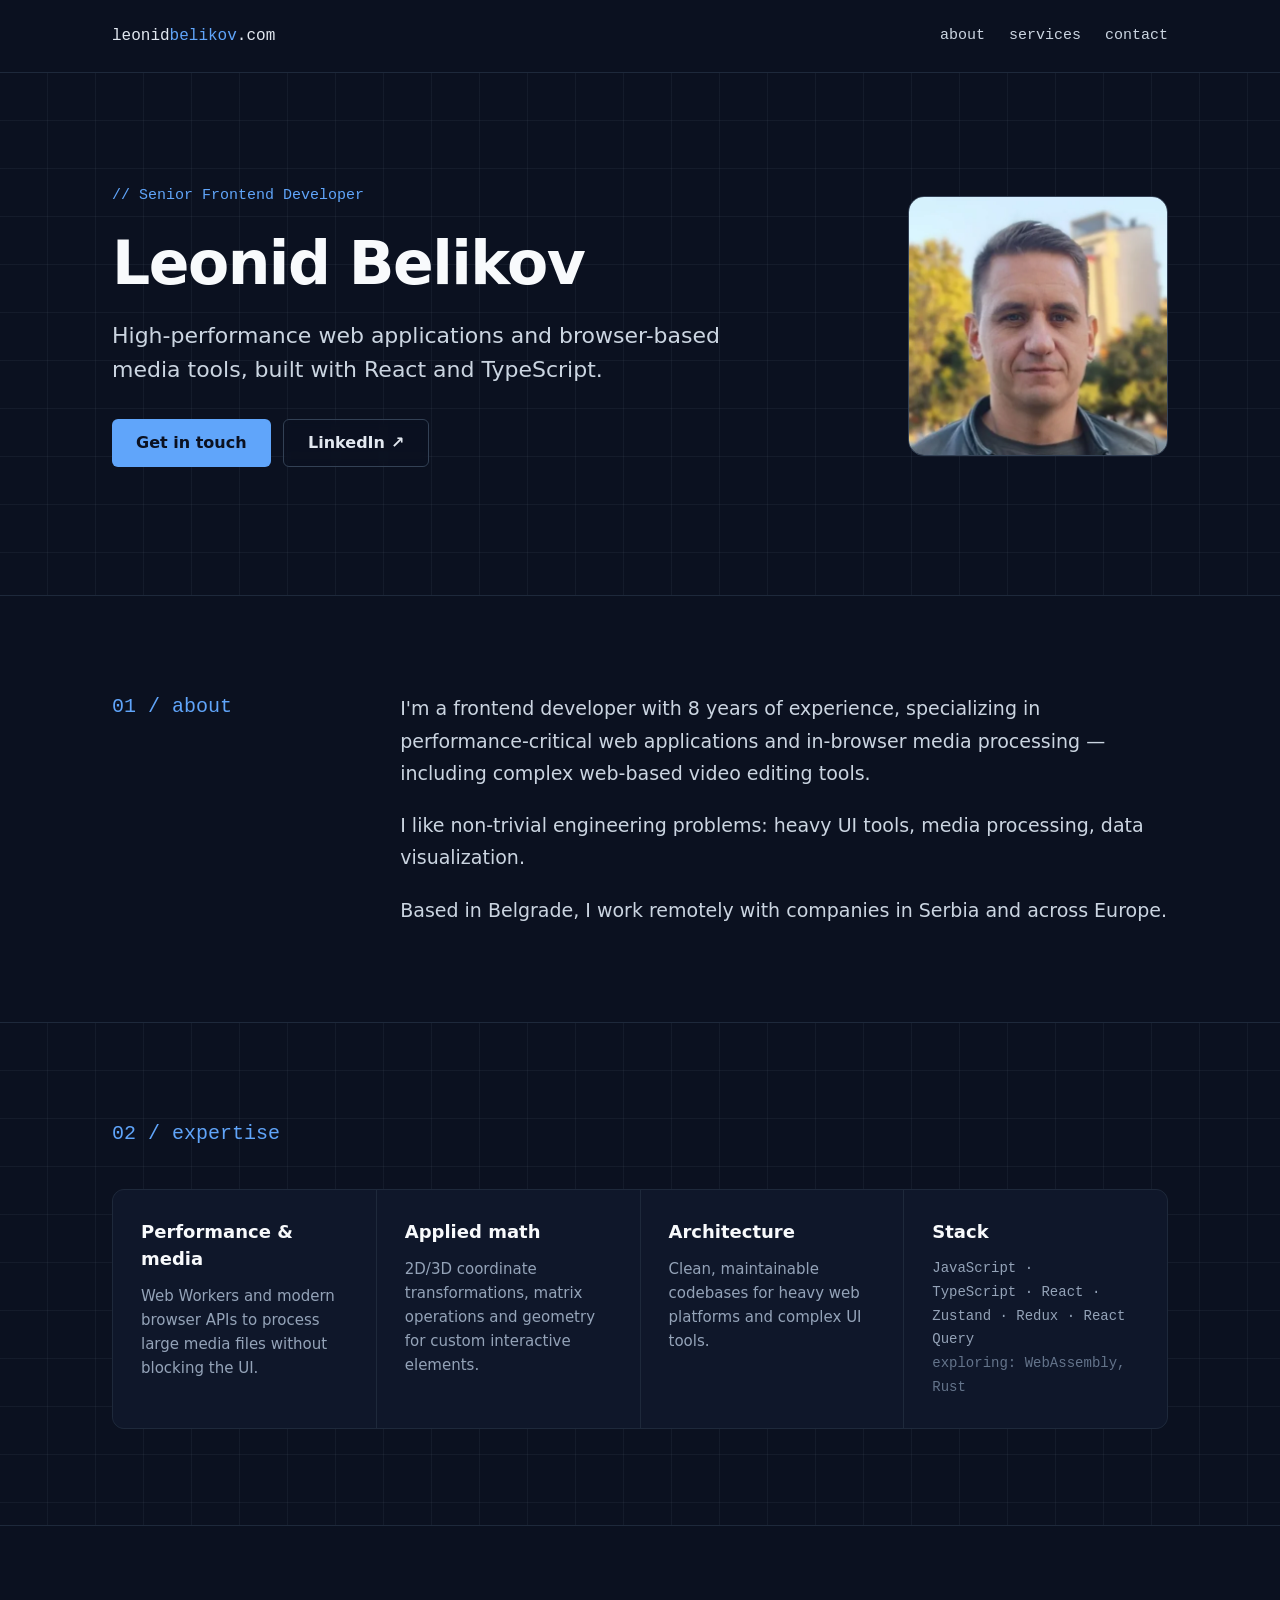
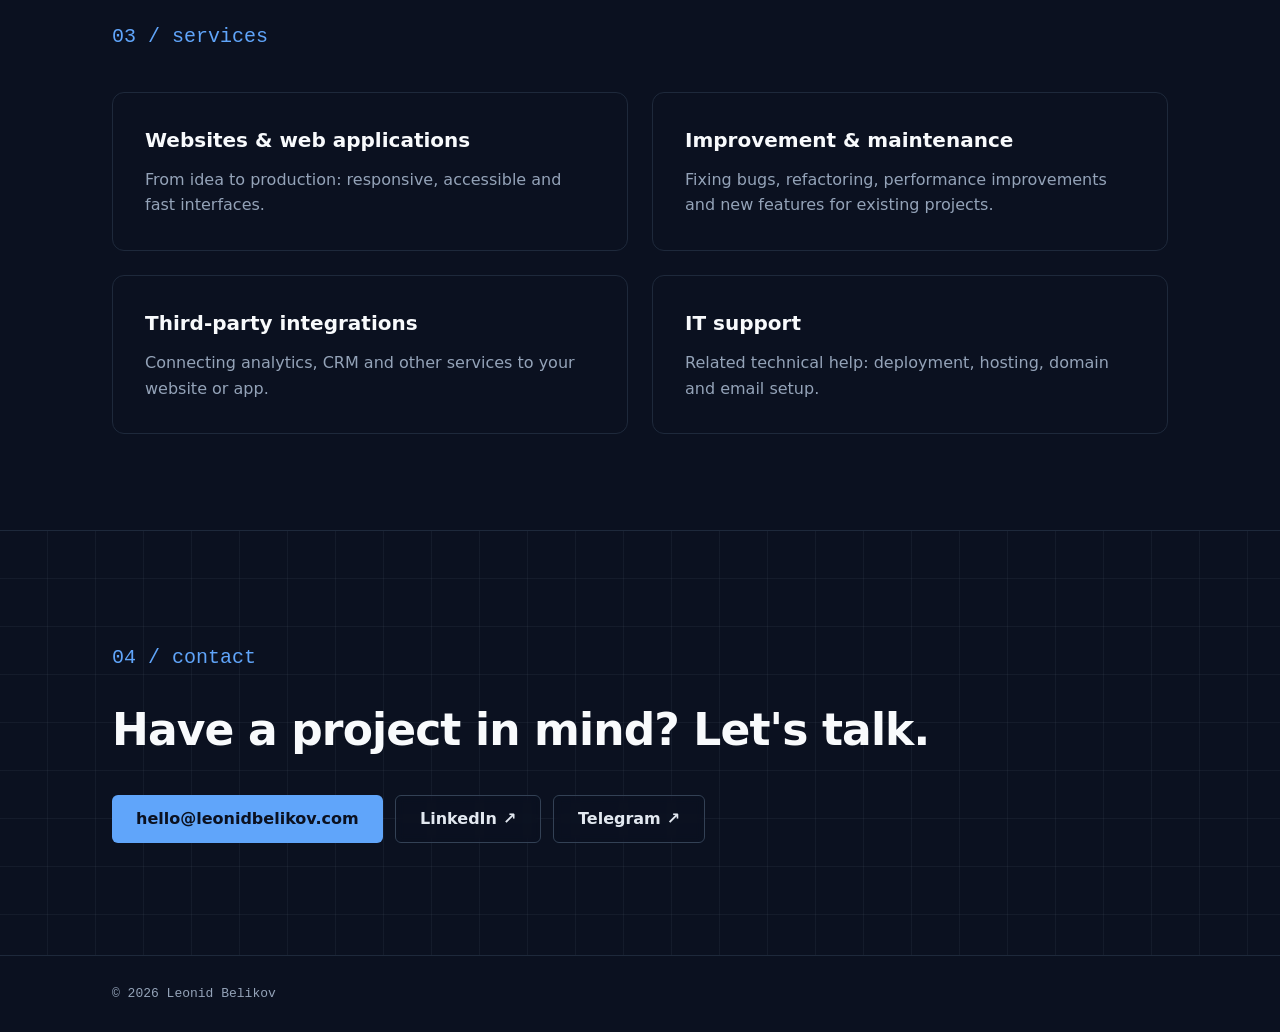
<file: index.html>
<!doctype html>
<html lang="en">
<head>
  <meta charset="utf-8">
  <meta name="viewport" content="width=device-width, initial-scale=1">
  <title>Leonid Belikov — Senior Frontend Developer</title>
  <meta name="description" content="Leonid Belikov — Senior Frontend Developer in Belgrade. High-performance web applications and browser-based media tools with React and TypeScript.">
  <link rel="canonical" href="https://leonidbelikov.com/">
  <meta name="color-scheme" content="dark">
  <meta name="theme-color" content="#0b1120">

  <meta property="og:type" content="website">
  <meta property="og:url" content="https://leonidbelikov.com/">
  <meta property="og:title" content="Leonid Belikov — Senior Frontend Developer">
  <meta property="og:description" content="High-performance web applications and browser-based media tools with React and TypeScript.">
  <meta property="og:image" content="https://leonidbelikov.com/og-image.png">
  <meta property="og:image:width" content="1200">
  <meta property="og:image:height" content="630">
  <meta name="twitter:card" content="summary_large_image">

  <link rel="icon" href="/favicon-128.png" type="image/png" sizes="128x128">
  <link rel="icon" href="/favicon.svg" type="image/svg+xml">
  <link rel="stylesheet" href="/styles.css">
  <script src="/main.js" defer></script>

  <script type="application/ld+json">
  {
    "@context": "https://schema.org",
    "@type": "Person",
    "name": "Leonid Belikov",
    "jobTitle": "Senior Frontend Developer",
    "url": "https://leonidbelikov.com/",
    "image": "https://leonidbelikov.com/photo.webp",
    "email": "mailto:hello@leonidbelikov.com",
    "address": { "@type": "PostalAddress", "addressLocality": "Belgrade", "addressCountry": "RS" },
    "sameAs": ["https://www.linkedin.com/in/belikov-frontend/", "https://t.me/belikov_LL"]
  }
  </script>
</head>
<body>
  <a class="skip-link" href="#main">Skip to content</a>

  <header class="site-header">
    <div class="container header">
      <a class="logo mono" href="#top">leonid<span class="accent">belikov</span>.com</a>
      <nav class="nav mono" aria-label="Main">
        <a href="#about">about</a>
        <a href="#services">services</a>
        <a href="#contact">contact</a>
      </nav>
    </div>
  </header>

  <div class="grid-bg">
    <section id="top" class="container hero">
      <div class="hero__text">
        <p class="mono accent eyebrow">// Senior Frontend Developer</p>
        <h1>Leonid Belikov</h1>
        <p class="lead">High-performance web applications and browser-based media tools, built with React and TypeScript.</p>
        <div class="actions">
          <a class="btn btn--primary" href="#contact">Get in touch</a>
          <a class="btn btn--ghost" href="https://www.linkedin.com/in/belikov-frontend/" target="_blank" rel="noopener">LinkedIn <span aria-hidden="true">↗</span></a>
        </div>
      </div>
      <div class="hero__photo">
        <img src="/photo.webp" alt="Leonid Belikov" width="260" height="260" fetchpriority="high">
      </div>
    </section>
  </div>

  <main id="main">
    <section id="about" class="section">
      <div class="container split">
        <h2 class="section-title mono accent">01 / about</h2>
        <div class="about-text">
          <p>I'm a&nbsp;frontend developer with 8 years of experience, specializing in performance-critical web applications and in-browser media processing — including complex web-based video editing tools.</p>
          <p>I like non-trivial engineering problems: heavy UI tools, media processing, data visualization.</p>
          <p>Based in Belgrade, I work remotely with companies in Serbia and across Europe.</p>
        </div>
      </div>
    </section>

    <section id="expertise" class="section grid-bg">
      <div class="container stack">
        <h2 class="section-title mono accent">02 / expertise</h2>
        <ul class="expertise">
          <li>
            <h3>Performance &amp; media</h3>
            <p>Web Workers and modern browser APIs to process large media files without blocking the&nbsp;UI.</p>
          </li>
          <li>
            <h3>Applied math</h3>
            <p>2D/3D coordinate transformations, matrix operations and geometry for custom interactive elements.</p>
          </li>
          <li>
            <h3>Architecture</h3>
            <p>Clean, maintainable codebases for heavy web platforms and complex UI tools.</p>
          </li>
          <li>
            <h3>Stack</h3>
            <p class="mono small">JavaScript&nbsp;· TypeScript&nbsp;· React&nbsp;· Zustand&nbsp;· Redux&nbsp;· React Query<br><span class="dim">exploring: WebAssembly, Rust</span></p>
          </li>
        </ul>
      </div>
    </section>

    <section id="services" class="section">
      <div class="container stack">
        <h2 class="section-title mono accent">03 / services</h2>
        <ul class="services">
          <li>
            <h3>Websites &amp; web applications</h3>
            <p>From idea to production: responsive, accessible and fast interfaces.</p>
          </li>
          <li>
            <h3>Improvement &amp; maintenance</h3>
            <p>Fixing bugs, refactoring, performance improvements and new features for existing projects.</p>
          </li>
          <li>
            <h3>Third-party integrations</h3>
            <p>Connecting analytics, CRM and other services to your website or app.</p>
          </li>
          <li>
            <h3>IT support</h3>
            <p>Related technical help: deployment, hosting, domain and email setup.</p>
          </li>
        </ul>
      </div>
    </section>

    <section id="contact" class="section grid-bg">
      <div class="container stack contact">
        <h2 class="section-title mono accent">04 / contact</h2>
        <p class="contact__title">Have a&nbsp;project in mind? Let's talk.</p>
        <div class="actions">
          <a class="btn btn--primary" href="mailto:hello@leonidbelikov.com">hello@leonidbelikov.com</a>
          <a class="btn btn--ghost" href="https://www.linkedin.com/in/belikov-frontend/" target="_blank" rel="noopener">LinkedIn <span aria-hidden="true">↗</span></a>
          <a class="btn btn--ghost" href="https://t.me/belikov_LL" target="_blank" rel="noopener">Telegram <span aria-hidden="true">↗</span></a>
        </div>
      </div>
    </section>
  </main>

  <footer class="footer">
    <div class="container mono">© 2026 Leonid Belikov</div>
  </footer>
</body>
</html>
</file>
<file: styles.css>
/* leonidbelikov.com — design B "Dark technical" */

:root {
  --bg: #0b1120;
  --surface: #0f172a;
  --surface-2: #111a2e;
  --line: #1e293b;
  --line-strong: #334155;
  --text: #e2e8f0;
  --text-strong: #f8fafc;
  --text-muted: #cbd5e1;
  --text-dim: #94a3b8;
  --text-faint: #64748b;
  --accent: #60a5fa;
  --accent-hover: #93c5fd;

  --font-sans: Inter, ui-sans-serif, system-ui, -apple-system, "Segoe UI", Roboto, "Helvetica Neue", Arial, sans-serif;
  --font-mono: "JetBrains Mono", ui-monospace, "SF Mono", "Cascadia Mono", Menlo, Consolas, "Liberation Mono", monospace;

  --container: 1120px;
  --pad-x: 32px;
  --section-y: 96px;
}

*,
*::before,
*::after { box-sizing: border-box; }

html { scroll-behavior: smooth; -webkit-text-size-adjust: 100%; }
@media (prefers-reduced-motion: reduce) { html { scroll-behavior: auto; } }

body {
  margin: 0;
  background: var(--bg);
  color: var(--text);
  font-family: var(--font-sans);
  line-height: 1.5;
  -webkit-font-smoothing: antialiased;
}

h1, h2, h3, p, ul { margin: 0; }
ul { padding: 0; list-style: none; }

a { color: var(--accent-hover); }
a:focus-visible { outline: 2px solid var(--accent); outline-offset: 3px; border-radius: 4px; }

.mono { font-family: var(--font-mono); }
.accent { color: var(--accent); }
.small { font-size: 14px; }
.dim { color: var(--text-faint); }

.skip-link {
  position: absolute; left: 16px; top: -48px;
  padding: 8px 16px; border-radius: 6px;
  background: var(--accent); color: var(--bg); font-weight: 600; text-decoration: none;
}
.skip-link:focus { top: 16px; }

.container { max-width: var(--container); margin: 0 auto; padding-inline: var(--pad-x); }

.grid-bg {
  background-color: var(--bg);
  background-image:
    linear-gradient(rgba(148, 163, 184, 0.07) 1px, transparent 1px),
    linear-gradient(90deg, rgba(148, 163, 184, 0.07) 1px, transparent 1px);
  background-size: 48px 48px;
  background-position: -1px -1px;
  position: relative;
  isolation: isolate;
}

/* Grid spotlight: accent-colored copy of the grid, revealed around the cursor
   by a radial mask that fades from full accent at the cursor to transparent at --spot-r. */
.grid-bg::before {
  content: "";
  position: absolute;
  inset: 0;
  z-index: -1;
  pointer-events: none;
  background-image:
    linear-gradient(rgba(96, 165, 250, 0.4) 1px, transparent 1px),
    linear-gradient(90deg, rgba(96, 165, 250, 0.4) 1px, transparent 1px);
  background-size: 48px 48px;
  background-position: -1px -1px;
  --spot-r: 180px;
  -webkit-mask-image: radial-gradient(circle var(--spot-r) at var(--mx, -999px) var(--my, -999px), #000 0%, rgba(0, 0, 0, 0.5) 40%, transparent 100%);
          mask-image: radial-gradient(circle var(--spot-r) at var(--mx, -999px) var(--my, -999px), #000 0%, rgba(0, 0, 0, 0.5) 40%, transparent 100%);
  opacity: 0;
  transition: opacity 0.25s ease;
}
.grid-bg.is-spot::before { opacity: 1; }

/* Header */
.site-header { border-bottom: 1px solid var(--line); }
.header {
  display: flex; flex-wrap: wrap; justify-content: space-between; align-items: center; gap: 16px;
  padding-block: 24px;
}
.logo { font-size: 16px; font-weight: 500; color: var(--text); text-decoration: none; }
.nav { display: flex; flex-wrap: wrap; gap: 24px; font-size: 15px; }
.nav a { color: var(--text-muted); text-decoration: none; }
.nav a:hover { color: var(--accent-hover); }

/* Hero */
.hero {
  display: flex; flex-wrap: wrap; align-items: center; gap: 64px;
  padding-block: 112px 128px;
}
.hero__text { flex: 999 1 520px; min-width: 0; display: flex; flex-direction: column; gap: 24px; }
.eyebrow { font-size: 15px; }
h1 {
  font-size: clamp(40px, 7vw, 60px); line-height: 1.06; font-weight: 700;
  letter-spacing: -0.025em; color: var(--text-strong);
}
.lead { font-size: clamp(18px, 2.4vw, 22px); line-height: 1.55; color: var(--text-muted); max-width: 620px; }
.hero__photo { flex: 1 1 240px; display: flex; justify-content: center; }
.hero__photo img {
  width: 260px; height: 260px; border-radius: 16px; border: 1px solid var(--line-strong);
}
.hero__photo img { object-fit: cover; }

/* Buttons */
.actions { display: flex; flex-wrap: wrap; gap: 12px; padding-top: 8px; }
.btn {
  display: inline-flex; align-items: center; gap: 6px;
  min-height: 48px; padding: 0 24px; border-radius: 6px;
  font-size: 16px; font-weight: 600; text-decoration: none;
  transition: background-color 0.15s, border-color 0.15s, color 0.15s;
}
.btn--primary { background: var(--accent); color: var(--bg); }
.btn--primary:hover { background: var(--accent-hover); color: var(--bg); }
.btn--ghost {
  border: 1px solid var(--line-strong);
  color: var(--text);
  background: rgba(11, 17, 32, 0.25);
  -webkit-backdrop-filter: blur(4px);
          backdrop-filter: blur(4px);
}
.btn--ghost:hover { border-color: var(--accent); color: var(--accent-hover); }

/* Sections */
.section { border-top: 1px solid var(--line); }
.section .container { padding-block: var(--section-y); }
.section-title { font-size: 20px; font-weight: 500; }
.split { display: flex; flex-wrap: wrap; gap: 48px; }
.split .section-title { flex: 1 1 240px; }
.stack { display: flex; flex-direction: column; gap: 40px; }

.about-text { flex: 999 1 560px; min-width: 0; display: flex; flex-direction: column; gap: 20px; font-size: 19px; line-height: 1.7; color: var(--text-muted); }

h3 { font-size: 18px; font-weight: 600; color: var(--text-strong); }

.expertise {
  display: grid; grid-template-columns: minmax(0, 1fr); gap: 1px;
  background: var(--line); border: 1px solid var(--line); border-radius: 12px; overflow: hidden;
}
.expertise li { padding: 28px; background: var(--surface); display: flex; flex-direction: column; gap: 12px; }
/* Explicit column counts instead of auto-fit, so the 3-column layout can stretch
   the last card (Stack) across the whole second row instead of leaving empty cells. */
@media (min-width: 560px)  { .expertise { grid-template-columns: repeat(2, minmax(0, 1fr)); } }
@media (min-width: 800px)  { .expertise { grid-template-columns: repeat(3, minmax(0, 1fr)); }
                             .expertise li:last-child { grid-column: 1 / -1; } }
@media (min-width: 1040px) { .expertise { grid-template-columns: repeat(4, minmax(0, 1fr)); }
                             .expertise li:last-child { grid-column: auto; } }
.expertise p { font-size: 15px; line-height: 1.6; color: var(--text-dim); }
.expertise p.small { font-size: 14px; line-height: 1.7; }

.services { display: grid; grid-template-columns: repeat(auto-fit, minmax(min(420px, 100%), 1fr)); gap: 24px; }
.services li { padding: 32px; border: 1px solid var(--line); border-radius: 12px; display: flex; flex-direction: column; gap: 12px; }
.services h3 { font-size: 20px; }
.services p { font-size: 16px; line-height: 1.6; color: var(--text-dim); }

.contact { gap: 24px; }
.section .contact { padding-block: 112px; }
.contact__title { font-size: clamp(30px, 5vw, 44px); font-weight: 700; letter-spacing: -0.02em; color: var(--text-strong); }

/* Footer */
.footer { border-top: 1px solid var(--line); }
.footer .container { padding-block: 28px; font-size: 13px; color: var(--text-dim); }

/* Narrow screens: photo moves above the text, centered and smaller */
@media (max-width: 900px) {
  .hero { gap: 56px; padding-top: 56px; }
  .hero__photo { order: -1; flex-basis: 100%; }
  .hero__photo img { width: 240px; height: 240px; border-radius: 16px; }
}

/* Phone */
@media (max-width: 640px) {
  :root { --pad-x: 20px; --section-y: 64px; }
  .hero { padding-block: 40px 72px; gap: 40px; }
  .hero__photo img { width: 140px; height: 140px; border-radius: 12px; }
  .section .contact { padding-block: 72px; }
  .btn--primary[href^="mailto"] { font-size: 15px; padding: 0 16px; }
}
</file>
